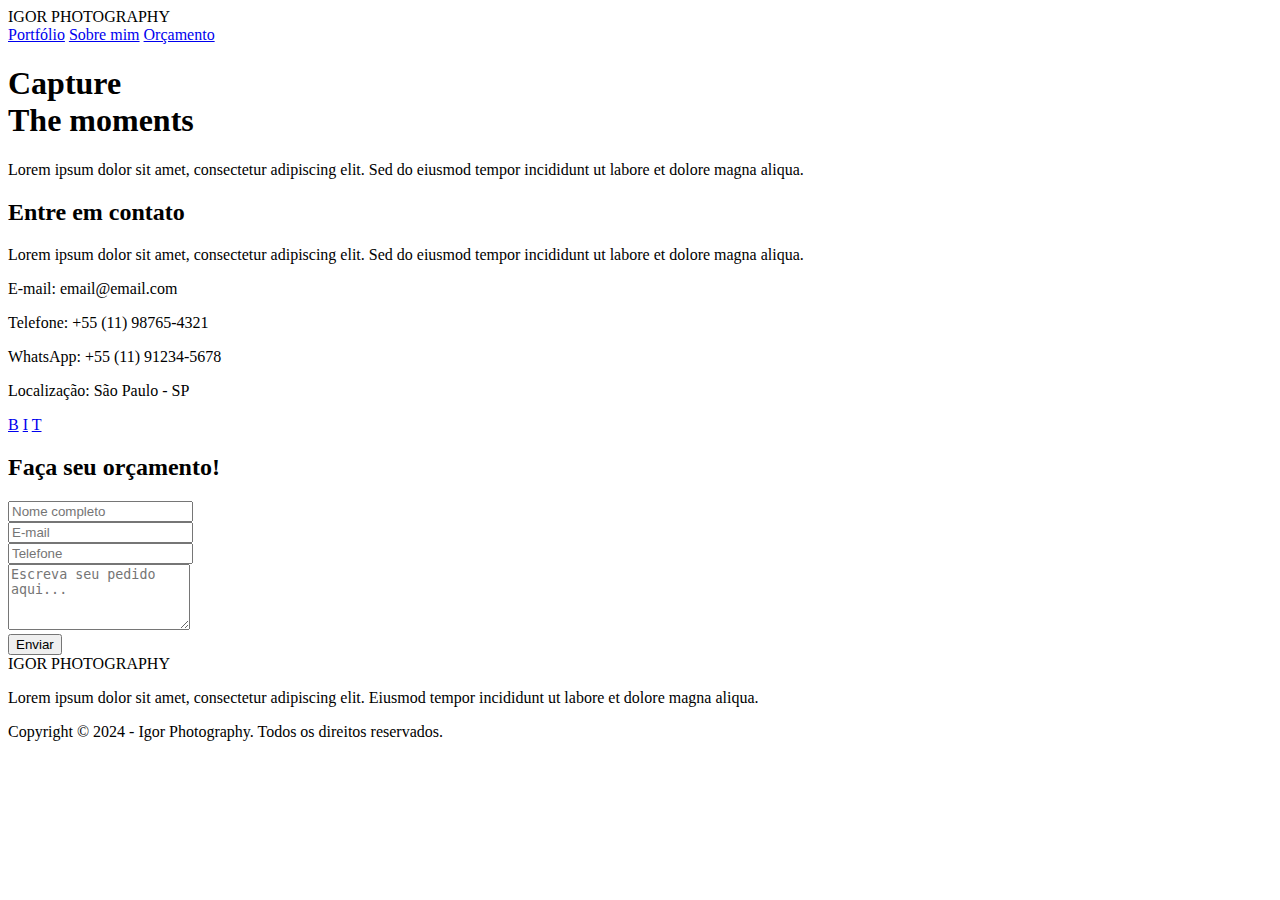
<file: orçamento.html>
<!DOCTYPE html>
<html lang="pt-br">
<head>
  <meta charset="UTF-8">
  <meta name="viewport" content="width=device-width, initial-scale=1.0">
  <title>Igor Photography</title>
</head>
<body>

<header>
  <div>IGOR PHOTOGRAPHY</div>
  <nav>
    <a href="#">Portfólio</a>
    <a href="#">Sobre mim</a>
    <a href="#">Orçamento</a>
  </nav>
</header>

<section>
    <div>
      <h1>Capture<br>The moments</h1>
      <p>Lorem ipsum dolor sit amet, consectetur adipiscing elit. Sed do eiusmod tempor incididunt ut labore et dolore magna aliqua.</p>
    </div>
  </section>

  <section>
    <div>
      <h2>Entre em contato</h2>
      <p>Lorem ipsum dolor sit amet, consectetur adipiscing elit. Sed do eiusmod tempor incididunt ut labore et dolore magna aliqua.</p>
      <p>E-mail: email@email.com</p>
      <p>Telefone: +55 (11) 98765-4321</p>
      <p>WhatsApp: +55 (11) 91234-5678</p>
      <p>Localização: São Paulo - SP</p>
      <div>
        <a href="#">B</a>
        <a href="#">I</a>
        <a href="#">T</a>
      </div>
    </div>
    <div>
      <h2>Faça seu orçamento!</h2>
      <form>
        <input type="text" placeholder="Nome completo"><br>
        <input type="email" placeholder="E-mail"><br>
        <input type="text" placeholder="Telefone"><br>
        <textarea rows="4" placeholder="Escreva seu pedido aqui..."></textarea><br>
        <button type="submit">Enviar</button>
      </form>
    </div>
  </section>

  <footer>
    <div>IGOR PHOTOGRAPHY</div>
    <p>Lorem ipsum dolor sit amet, consectetur adipiscing elit. Eiusmod tempor incididunt ut labore et dolore magna aliqua.</p>
    <p>Copyright © 2024 - Igor Photography. Todos os direitos reservados.</p>
  </footer>
  
  </body>
  </html>
</file>
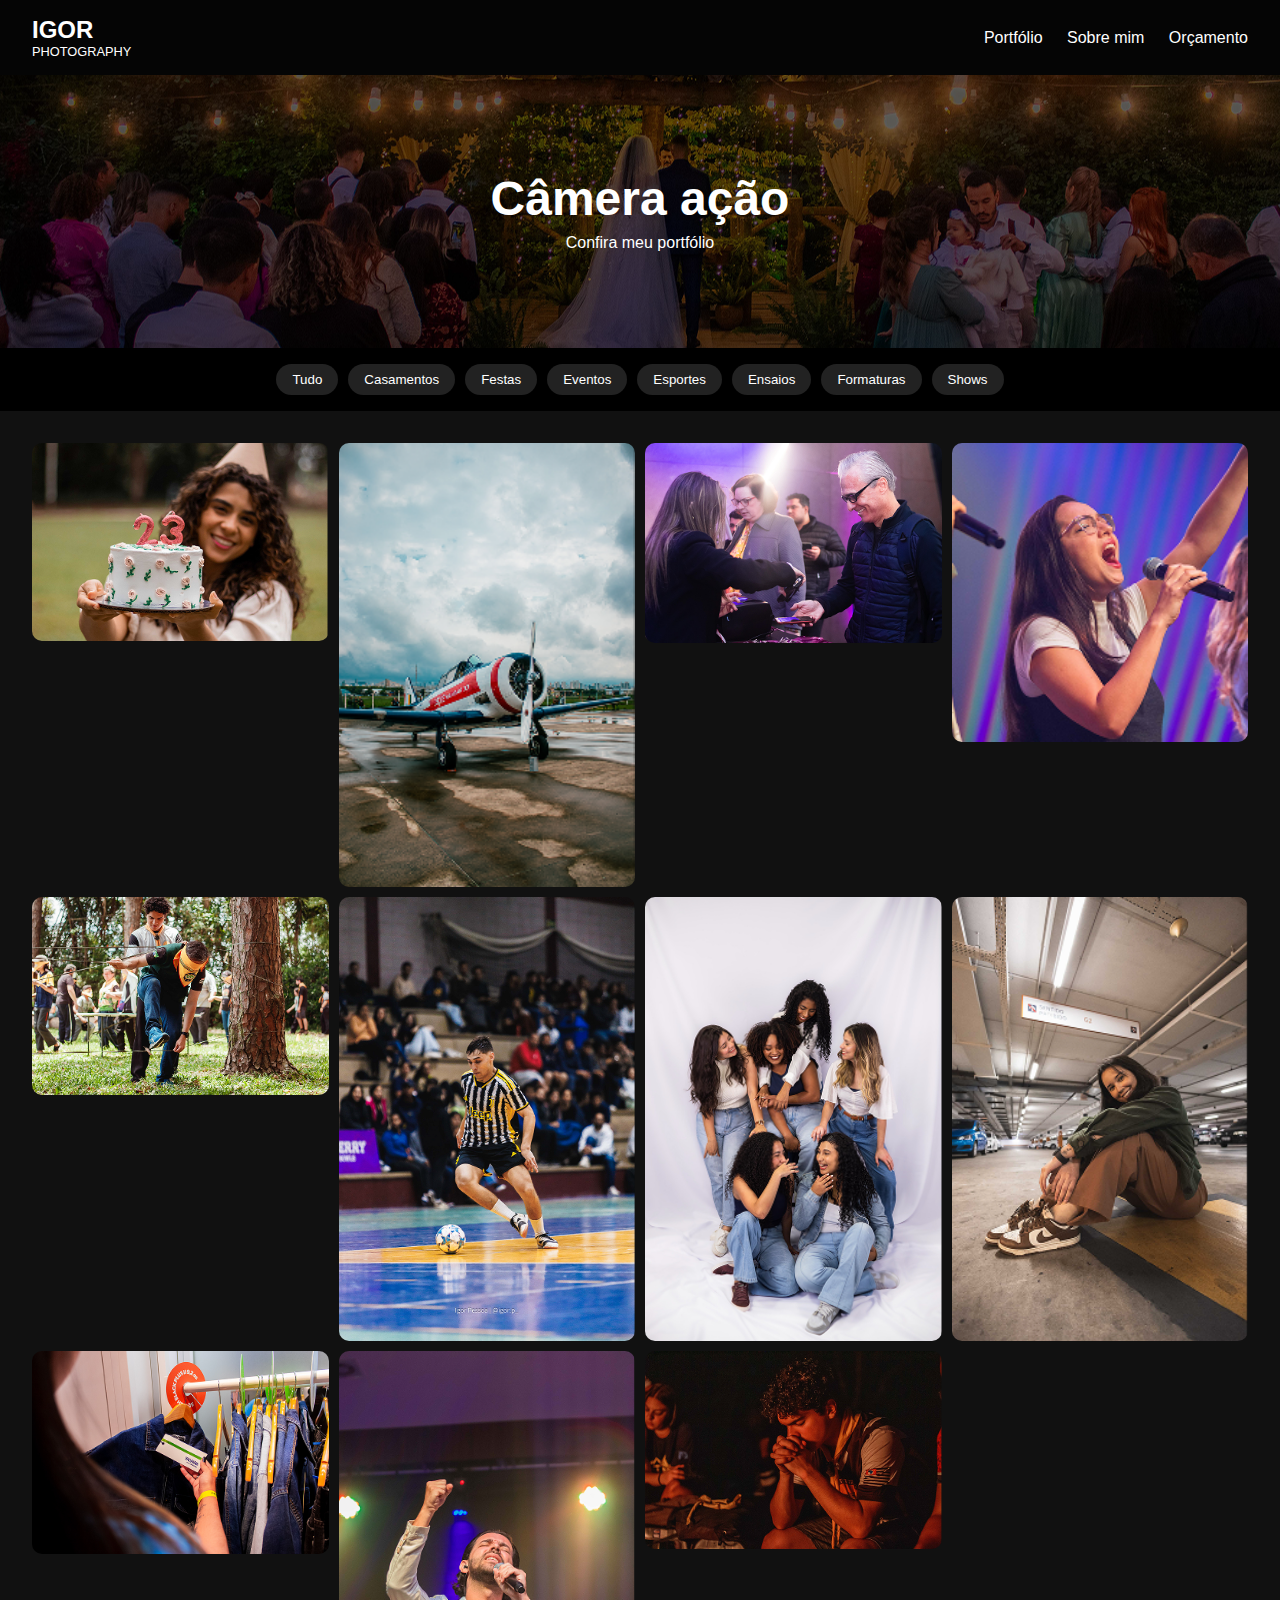
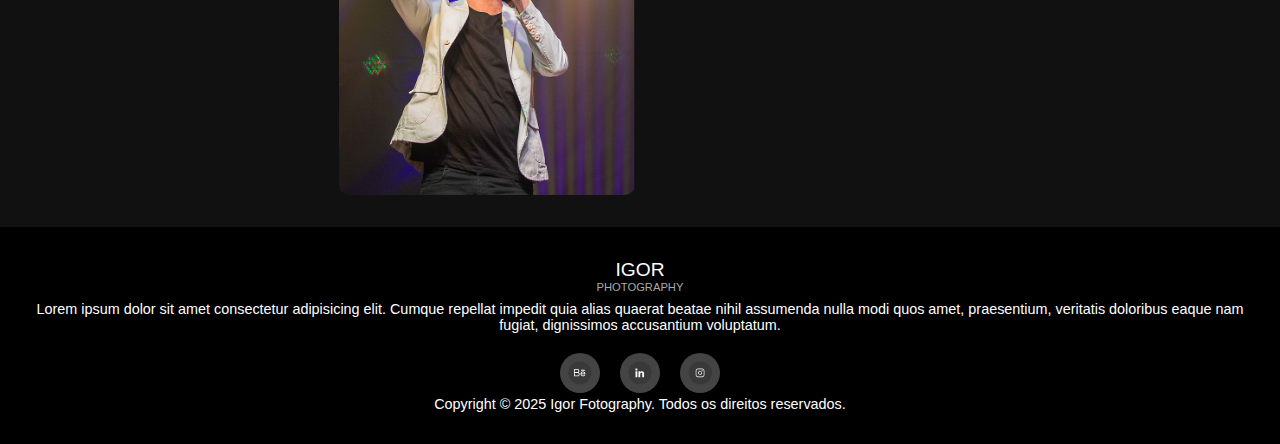
<file: portfolio.html>
<!DOCTYPE html>
<html lang="pt-BR">
<head>
  <meta charset="UTF-8" />
  <meta name="viewport" content="width=device-width, initial-scale=1.0" />
  <title>Igor Photography</title>
  <link rel="stylesheet" href="portfolio.css" />
</head>
<body>
  <header>
    <div class="navbar">
      <div class="logo">IGOR <span>PHOTOGRAPHY</span></div>
      <nav>
        <a href="#">Portfólio</a>
        <a href="#">Sobre mim</a>
        <a href="#">Orçamento</a>
      </nav>
    </div>
    <div class="hero">
      <h1>Câmera ação</h1>
      <p>Confira meu portfólio</p>
    </div>
  </header>

  <section class="filtros">
    <button>Tudo</button>
    <button>Casamentos</button>
    <button>Festas</button>
    <button>Eventos</button>
    <button>Esportes</button>
    <button>Ensaios</button>
    <button>Formaturas</button>
    <button>Shows</button>
  </section>

  <main class="galeria">
    <img src="./assets/images2/img1.png" alt="Foto 1" />
    <img src="./assets/images2/img2.png" alt="Foto 3" />
    <img src="./assets/images2/img3.png" alt="Foto 2" />
    <img src="./assets/images2/img4.png" alt="Foto 4" />
    <img src="./assets/images2/img5.png" alt="Foto 5" />
    <img src="./assets/images2/img7.png" alt="Foto 7" />
    <img src="./assets/images2/img8.png" alt="Foto 8" />
    <img src="./assets/images2/img9.png" alt="Foto 9" />
    <img src="./assets/images2/img10.png" alt="Foto 10" />
    <img src="./assets/images2/img11.png" alt="Foto 11" />
    <img src="./assets/images2/img12.png" alt="Foto 12" />
  </main>

  <footer>
    <div class="footer-logo">IGOR <span>PHOTOGRAPHY</span></div>
    <p>Lorem ipsum dolor sit amet consectetur adipisicing elit. Cumque repellat impedit quia alias quaerat beatae nihil assumenda nulla modi quos amet, praesentium, veritatis doloribus eaque nam fugiat, dignissimos accusantium voluptatum.</p>
    <div class="socials">
      <a href="#"><img src="./assets/svg/Behance.svg" alt="Behance"></a>
      <a href="#"><img src="./assets/svg/linkedin.svg" alt="linkedin"></a>
      <a href="#"><img src="./assets/svg/instagram.svg" alt="instagram"></a>
    </div>
    <p> Copyright &copy; 2025 Igor Fotography. Todos os direitos reservados.</p>
  </footer>
</body>
</html>
</file>
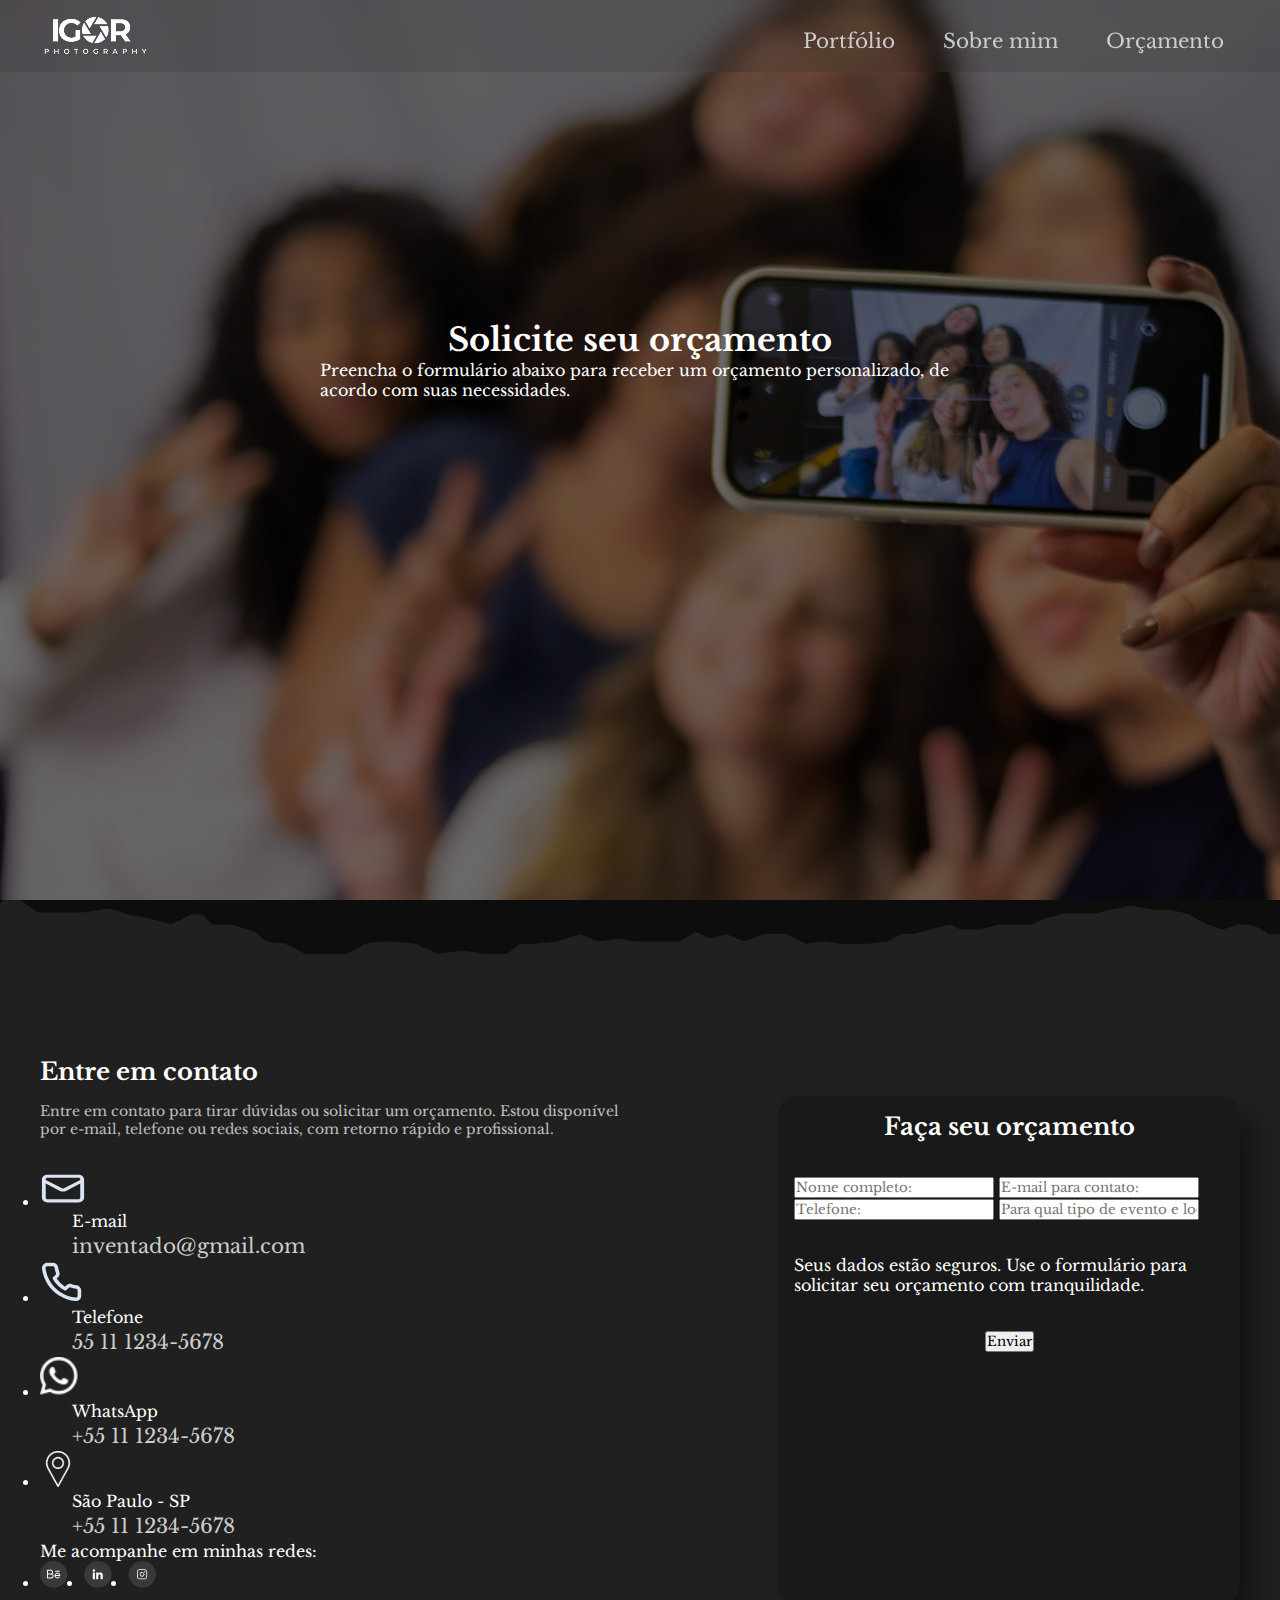
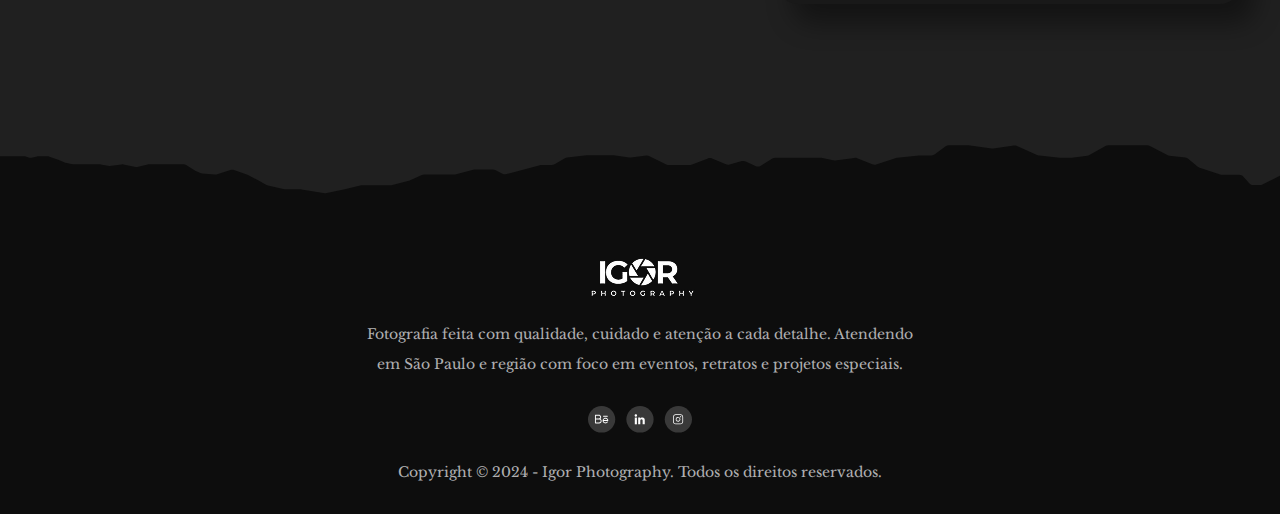
<file: Orcamento/orçamento.html>
<!DOCTYPE html>
<html lang="pt-br">
<head>
  <meta charset="UTF-8">
  <meta name="viewport" content="width=device-width, initial-scale=1.0">

  <link rel="stylesheet" href="../assets/styles/header.css">
  <link rel="stylesheet" href="../assets/styles/global.css">
  <link rel="stylesheet" href="../assets/styles/index.css">
  <link rel="stylesheet" href="../Orcamento/orcamento.css">

  <link href="https://fonts.googleapis.com/css2?family=Libre+Baskerville:ital,wght@0,400;0,700;1,400&display=swap" rel="stylesheet">

  <link rel="shortcut icon" href="./assets/images/Logo.png" type="image/x-icon">
  
  <title>Igor Photography</title>
</head>
<body>

<header >
  <a href="index.html"id="logo"><img src="../assets/images/Logo.png" alt="Logo do Igor"></a>
  <nav class="navBar">
    <ul>
      <li><a href="#portfolio">Portfólio</a></li>
      <li><a href="#sobreMim">Sobre mim</a></li>
      <li><a href="#orcamento">Orçamento</a></li>
    </ul>
  </nav>
</header>


<section class="inicio">
    <div class="inicio-text">
      <h1>Solicite seu orçamento</h1>
      <p>Preencha o formulário abaixo para receber um orçamento personalizado, de acordo com suas necessidades.</p>
    </div>
  </section>

  <section id="orcamento">
    <div class="contatoOrcamento">
      <div class="entreEmContato">
        <div class="textContato">
          <h2>Entre em contato</h2> 
          <p class="text">Entre em contato para tirar dúvidas ou solicitar um orçamento. Estou disponível por e-mail, telefone ou redes sociais, com retorno rápido e profissional.</p>
        </div>

        <div>
          <ul>
            <li>
              <img  src="../assets/svg/mail.svg" alt="Ícone de e-mail">
              <div class="ancoraContato">
                <p>E-mail</p>
                <a href=>inventado@gmail.com</a>
              </div>
            </li>

            <li>
              <img  src="../assets/svg/phone.svg" alt="Ícone de telefone">
              <div class="ancoraContato">
                <p>Telefone</p>
                <a href="#">55 11 1234-5678</a>
              </div>
            </li>

            <li>
              <img  src="../assets/svg/whatssap.svg" alt="Ícone do WhatsApp">
              <div class="ancoraContato">
                <p>WhatsApp</p>
                <a href="#">+55 11 1234-5678</a>
              </div>
            </li>
            
            <li>
              <img src="../assets/svg/localizacao.svg" alt="Ícone de localização">
              <div class="ancoraContato">
                <p>São Paulo - SP</p>
                <a href="#">+55 11 1234-5678</a>
              </div>
            </li>
          </ul>

          <div class="minhasRedes">
            <p>Me acompanhe em minhas redes:</p>
            <ul>
              <li><a href=""><img src="../assets/svg/Behance.svg" alt="Logo Behance"></a></li>
              <li><a href=""><img src="../assets/svg/linkedin.svg" alt="Logo LinkeDin"></a></li>
              <li><a href=""><img src="../assets/svg/instagram.svg" alt="Logo instagram"></a></li>
            </ul>
          </div>
        </div>
      </div>

      <div class="orcamentoContainer">
        <form class="seuOrcamento">
          <h2>Faça seu orçamento</h2>
          <div class="inputs">
            <input type="text" name="nome" placeholder="Nome completo:">
            <input type="email" name="e-mail" placeholder="E-mail para contato:">
            <input type="tel" name="telefone" placeholder="Telefone:">
            <input type="text" name="evento" placeholder="Para qual tipo de evento e local seria:">
          </div>
          <p>Seus dados estão seguros. Use o formulário para solicitar seu orçamento com tranquilidade.</p>
          <button>Enviar</button>
        </form>
      </div>
    </div>
  </section>

  <footer class="footer">  
    <img src="../assets/images//Logo.png" alt="Logo">
    <p>Fotografia feita com qualidade, cuidado e atenção a cada detalhe. Atendendo em São Paulo e região com foco em eventos, retratos e projetos especiais.</p>

    <ul class="redesSociais">
      <li><a href="#"><img src="../assets/svg/Behance.svg" alt="Logo do Behance"></a></li>
      <li><a href="#"><img src="../assets/svg/linkedin.svg" alt="Logo do linkedin"></a></li>
      <li><a href="#"><img src="../assets/svg/instagram.svg" alt="Logo do instagram"></a></li>
    </ul>

    <p>Copyright © 2024 - Igor Photography. Todos os direitos reservados.</p>
  </footer>
  
  </body>
  </html>
</file>
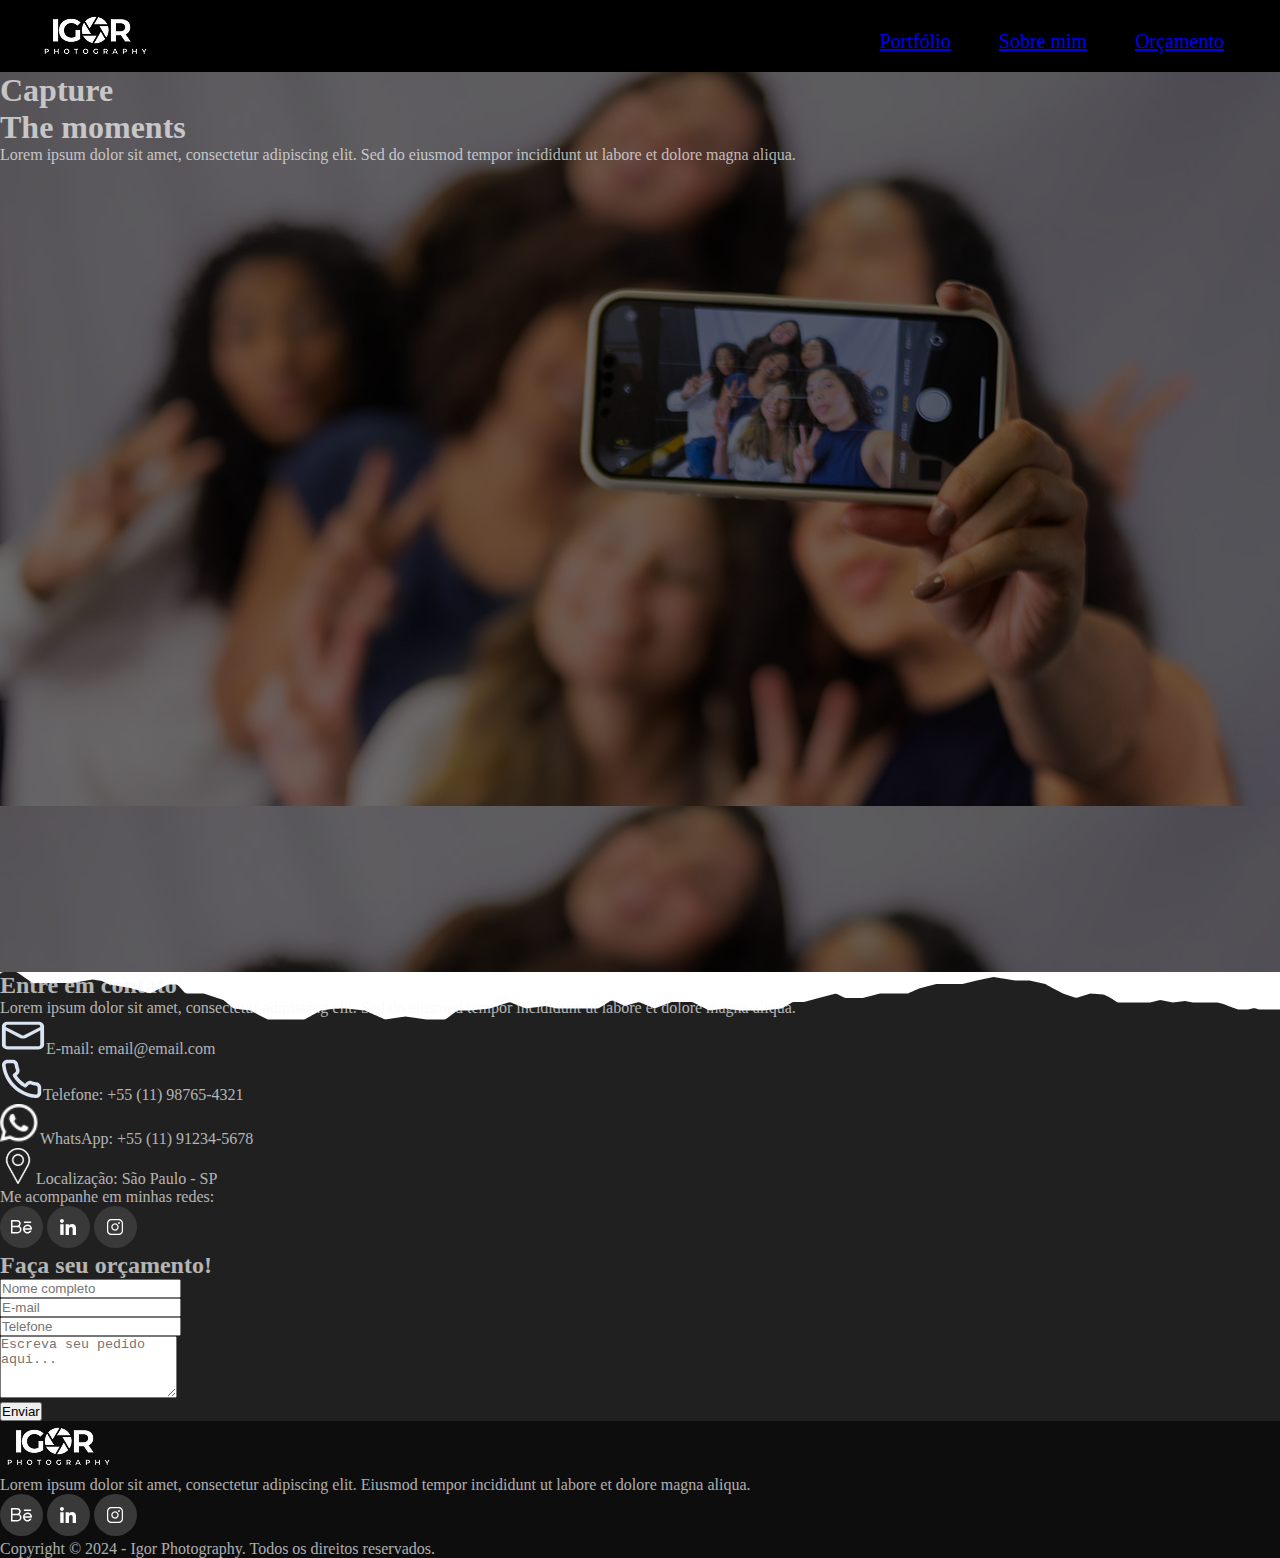
<file: orcamento_images/orçamento.html>
<!DOCTYPE html>
<html lang="pt-br">
<head>
  <meta charset="UTF-8">
  <meta name="viewport" content="width=device-width, initial-scale=1.0">
  <link rel="stylesheet" href="./orcamento.css">
  <title>Igor Photography</title>
</head>
<body>

<header>
  <a href=""id="logo"><img src="../orcamento_images/images_2/Logo.png" alt="Logo do Igor"></a>
  <nav class="navBar">
    <ul>
      <li><a href="#portfolio">Portfólio</a></li>
      <li><a href="#sobreMim">Sobre mim</a></li>
      <li><a href="#orcamento">Orçamento</a></li>
    </ul>
  </nav>
</header>


<section class="inicio">
    <div>
      <h1>Capture<br>The moments</h1>
      <p>Lorem ipsum dolor sit amet, consectetur adipiscing elit. Sed do eiusmod tempor incididunt ut labore et dolore magna aliqua.</p>
    </div>
  </section>

  <section class="orcamento">
    <div >
      <h2>Entre em contato</h2>
      <p>Lorem ipsum dolor sit amet, consectetur adipiscing elit. Sed do eiusmod tempor incididunt ut labore et dolore magna aliqua.</p>
      <ul>
        <li><img src="../images/mail.svg" alt="">E-mail: email@email.com</li>
        <li><img src="../images/phone.svg" alt="">Telefone: +55 (11) 98765-4321</li>
        <li><img src="../images/whatssap.svg" alt="">WhatsApp: +55 (11) 91234-5678</li>
        <li><img src="../images/localizacao.svg" alt="">Localização: São Paulo - SP</li>
    </ul>
      <div>
        <p>Me acompanhe em minhas redes:</p>
        <a href="#"><img src="../images/Behance.svg" alt="Logo do Behance"></a>
        <a href="#"><img src="../images/linkedin.svg" alt="Logo do linkedin"></a>
        <a href="#"><img src="../images/instagram.svg" alt="Logo do instagram"></a>
      </div>
    </div>
    <div>
      <h2>Faça seu orçamento!</h2>
      <form>
        <input type="text" placeholder="Nome completo"><br>
        <input type="email" placeholder="E-mail"><br>
        <input type="text" placeholder="Telefone"><br>
        <textarea rows="4" placeholder="Escreva seu pedido aqui..."></textarea><br>
        <button type="submit">Enviar</button>
      </form>
    </div>
  </section>

  <footer>
    <img src="../images/Logo.png" alt="Logo">
    <p>Lorem ipsum dolor sit amet, consectetur adipiscing elit. Eiusmod tempor incididunt ut labore et dolore magna aliqua.</p>

    <a href="#"><img src="../images/Behance.svg" alt="Logo do Behance"></a>
    <a href="#"><img src="../images/linkedin.svg" alt="Logo do linkedin"></a>
    <a href="#"><img src="../images/instagram.svg" alt="Logo do instagram"></a>

    <p>Copyright © 2024 - Igor Photography. Todos os direitos reservados.</p>
  </footer>
  
  </body>
  </html>
</file>
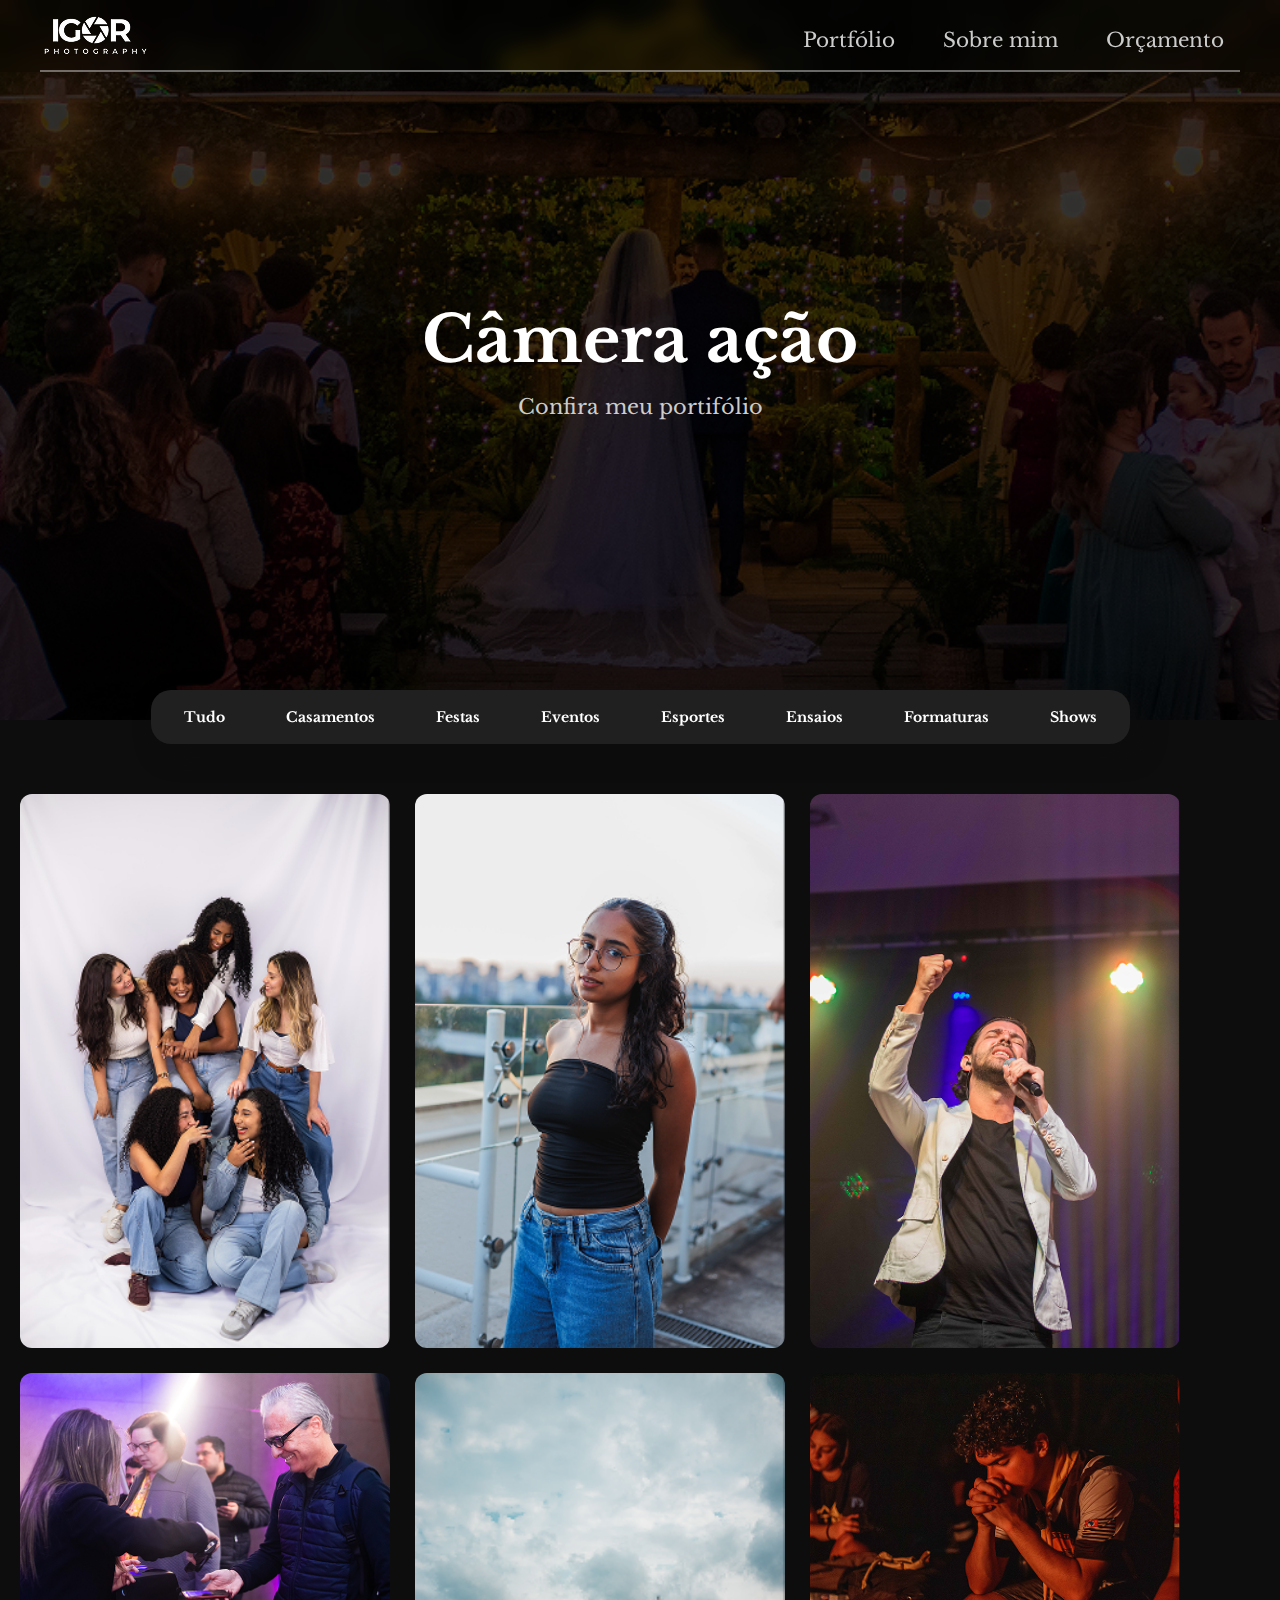
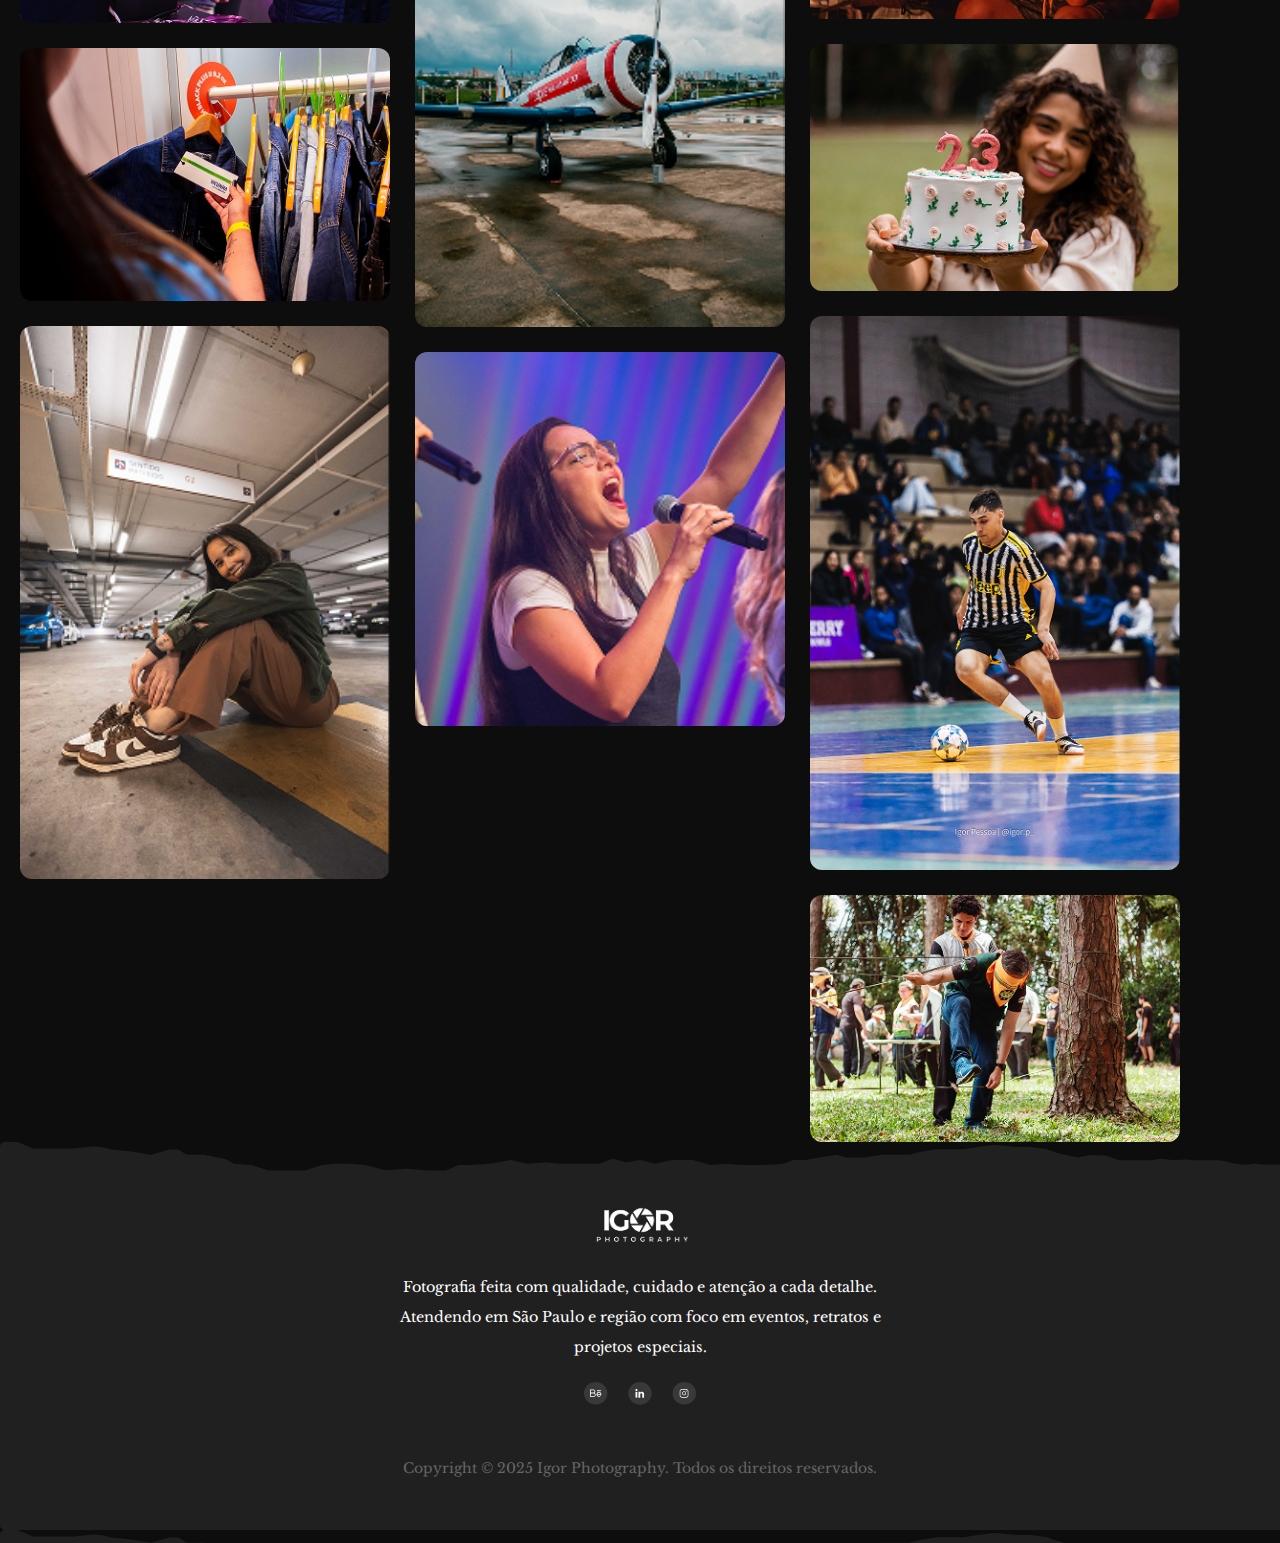
<file: Portfolio/portfolio.html>
<!DOCTYPE html>
<html lang="pt-BR">
<head>
  <meta charset="UTF-8" />
  <meta name="viewport" content="width=device-width, initial-scale=1.0" />
  <link rel="stylesheet" href="./portfolio.css" />
  <link rel="stylesheet" href="../assets/styles/header.css">
  <link rel="shortcut icon" href="../assets/images/favicon.png" type="image/x-icon">
  <link rel="stylesheet" href="../assets/styles/global.css">
  <link href="https://fonts.googleapis.com/css2?family=Libre+Baskerville:ital,wght@0,400;0,700;1,400&display=swap" rel="stylesheet">
  <title>Igor Photography</title>
</head>
<body>
  <header>
    <a href="../index.html" id="logo">
      <img src="../assets/images/Logo.png" alt="Logo do site">
    </a>
    <nav class="navBar">
        <ul>
          <li><a href="../index.html#portfolio">Portfólio</a></li>
          <li><a href="../index.html#about">Sobre mim</a></li>
          <li><a href="../index.html#contact">Orçamento</a></li>
        </ul>
    </nav>
    <div class="linha linhaHeader"></div>
  </header>

  
  <section class="hero">
    <img src="../assets/images/img14.png" alt="Foto Grande">
    <div class="hero--texto">
      <h1>Câmera ação</h1>
      <p>Confira meu portifólio</p>
    </div>
  </section>
  
  <nav class="filtros--fotos">
    <ul class="filtros">
      <li><a href="#">Tudo</a></li>
      <li><a href="#">Casamentos</a></li>
      <li><a href="#">Festas</a></li>
      <li><a href="#">Eventos</a></li>
      <li><a href="#">Esportes</a></li>
      <li><a href="#">Ensaios</a></li>
      <li><a href="#">Formaturas</a></li>
      <li><a href="#">Shows</a></li>
    </ul>
  </nav>
  
  <div class="galeria--fotos">
    <!-- imagens -->
  </div>
  <main>
    <div class="galeria--fotos">
      <img src="../assets/images/img8.png" alt="Foto 1" />
      <img src="../assets/images/img3.png" alt="Foto 2" />
      <img src="../assets/images/img10.png" alt="Foto 3" />
      <img src="../assets/images/img9.png" alt="Foto 4" />
      <img src="../assets/images/img6.png" alt="Foto 5" />
      <img src="../assets/images/img2.png" alt="Foto 6" />
      <img src="../assets/images/img4.png" alt="Foto 7" />
      <img src="../assets/images/img11.png" alt="8">
      <img src="../assets/images/img12.png" alt="Foto 9" />
      <img src="../assets/images/img1.png" alt="Foto 10" />
      <img src="../assets/images/img7.png" alt="Foto 11" />
      <img src="../assets/images/img5.png" alt="Foto 12" />
    </div>
  </main>

  <footer class="footer--container">
    <img src="../assets/images/Logo.png" alt="Logo do site Igor Photography">
    <p class="text">Fotografia feita com qualidade, cuidado e atenção a cada detalhe. Atendendo em São Paulo e região com foco em eventos, retratos e projetos especiais.</p>
      <ul class="redesSociais">
        <li><a href=""><img src="../assets/svg/Behance.svg" alt="Logo Behance"></a></li>
        <li><a href=""><img src="../assets/svg/linkedin.svg" alt="Logo LinkeDin"></a></li>
        <li><a href=""><img src="../assets/svg/instagram.svg" alt="Logo instagram"></a></li>
      </ul>
    <p>Copyright © 2025 Igor Photography. Todos os direitos reservados.</p>
  </footer>
</body>
</html>
</file>
<file: portfolio.css>
* {
    margin: 0;
    padding: 0;
    box-sizing: border-box;
  }
  
  body {
    font-family: Arial, sans-serif;
    background: #111;
    color: #fff;
  }
  
  .navbar {
    display: flex;
    justify-content: space-between;
    align-items: center;
    padding: 1rem 2rem;
    background: rgba(0, 0, 0, 0.7);
  }
  
  .logo {
    font-weight: bold;
    font-size: 1.5rem;
  }
  
  .logo span {
    font-weight: normal;
    font-size: 0.8rem;
    display: block;
  }
  
  nav a {
    color: #fff;
    margin-left: 20px;
    text-decoration: none;
  }
  
  .hero {
    background: url('images/img13.png') center/cover no-repeat;
    text-align: center;
    padding: 6rem 2rem;
  }
  
  .hero h1 {
    font-size: 3rem;
    margin-bottom: 0.5rem;
  }
  
  .filtros {
    display: flex;
    flex-wrap: wrap;
    justify-content: center;
    gap: 10px;
    padding: 1rem;
    background: #000;
  }
  
  .filtros button {
    background: #222;
    color: #fff;
    border: none;
    padding: 0.5rem 1rem;
    cursor: pointer;
    border-radius: 20px;
    transition: 0.3s;
  }
  
  .filtros button:hover {
    background: #555;
  }
  
  .galeria {
    display: grid;
    grid-template-columns: repeat(auto-fit, minmax(250px, 1fr));
    gap: 10px;
    padding: 2rem;
  }
  
  .galeria img {
    width: 100%;
    height: auto;
    border-radius: 10px;
  }
  
  footer {
    text-align: center;
    padding: 2rem;
    background: #000;
    font-size: 0.9rem;
  }
  
  .footer-logo {
    font-size: 1.2rem;
    margin-bottom: 0.5rem;
  }
  
  .footer-logo span {
    display: block;
    font-size: 0.7rem;
    color: #aaa;
  }
  
  .socials {
    display: flex;
    justify-content: center;
    gap: 20px;
    margin-top: 20px;
  }
  
  .socials a img {
    width: 40px;
    height: 40px;
    padding: 8px;
    border-radius: 50%;
    background-color: #444;
    transition: background-color 0.3s;
  }
  
  .socials a:hover img {
    background-color: #666;
  }
</file>
<file: assets/styles/header.css>
header {
  display: flex;
  position: fixed;
  padding: 0 2.5rem;
  flex-direction: column;
  width: 100%;
  background-color: rgba(11, 11, 11, 0.10);
  backdrop-filter: blur(10px);
  height: 4.5rem;
  z-index: 1000;
}

a {
  font: var(--paragrafo1);
  text-decoration: none;
  color: #CCCCCC;
}

#logo {
  position: absolute;
  left: 2.31rem;
  top: 0.625rem;
  height: 3.19rem;
  width: 7rem;
}

.navBar {
  display: flex;
  justify-content: flex-end;
  width: 100%;
  margin-bottom: 0.8125rem;
  padding-right: 1rem;
  height: 4.5rem;
  font-size: 1.25rem;
}

.navBar ul {
  padding-top: 1.4375rem;
  display: flex;
  gap: 3rem;
  list-style: none;
  align-items: center;
}

.navBar ul li {
  position: relative;
  display: inline-block;
}

.navBar ul li::after {
  content: '';
  position: absolute;
  bottom: 0;
  left: 0;
  height: 0.5px;
  width: 0;
  background-color: #CCCCCC; 
  transition: width 0.3s ease-in-out;
}

.navBar ul li:hover::after {
  width: 100%;
}

.linhaHeader {
  width: 100%;
  height: 0.1875rem;
  background: #FFFFFF;
  margin-top: -0.0625rem;
  opacity: 0.4;
}
</file>
<file: assets/styles/global.css>
@import url(header.css);

*{
  margin: 0;
  padding: 0;
  box-sizing: border-box;
}

:root {
  --bodyColor: #0D0D0D;
  --textColor: #F9F9FB;
  --textColor40: #f9f9fb67;
  --textColor70: #f9f9fbb4;
  --h4Color: #CCCCCC;
  --retangulo: #202020;


  --font-family: 'Libre Baskerville', sans-serif;
  --h1: 400 80px var(--font-family);
  --h2: 400 48px var(--font-family);
  --h4: 700 28px var(--font-family);
  --button: 400 18px var(--font-family);
  --paragrafo1: 400 20px/30px var(--font-family);
  --paragrafo1Bold: 700 20px var(--font-family);
  --paragrafo2:400 14px/30px var(--font-family) ;
  --paragrafo2Bold: 700 14px/30px var(--font-family);
  --subtitle: 400 14px/30px var(--font-family);
  --description: 400 10px/15px var(--font-family);
  --footerText: 400 11px/30px var(--font-family);
  --inputText: 400 12px  var(--font-family); 
  
  --mobile--paragrafo1Bold: 700 14px/30px var(--font-family);
}
</file>
<file: assets/styles/index.css>
@import url(global.css);
@import url(header.css);
@import url(/Home/sections.css);
</file>
<file: Orcamento/orcamento.css>
* {
    margin: 0;
    padding: 0;
    box-sizing: border-box;
    font-family: "Libre Baskerville", serif;
  }


  .navBar {
    display: flex;
    justify-content: flex-end;
    width: 100%;
    margin-bottom: 0.8125rem;
    padding-right: 1rem;
    height: 4.5rem;
    font-size: 1.25rem;
  }
  
  .inicio {
    background-image: url(../assets/images/image\ 53.png);
    height: 100vh;
    width: 100%;
    background-size: cover;
    background-repeat: no-repeat;
    color: white;
  }

  .inicio-text {
    display: flex;
    flex-direction: column;
    justify-content: center;
    align-items: center;
    padding: 20rem;
  }

  #orcamento {
    display: flex;
    align-items: center;
    justify-content: center;
    background-image: url(../assets/svg/Vectors.svg);
    background-size: cover;
    height: 100vh;
    color: white;
  }
  .orcamentoContainer {
    padding: 1rem;
    width: 28.875rem;
    height: 31.75rem;
    background-color: #191919;
    border-radius: 1.25rem;
    box-shadow: 15px 19px 25.9px 0px rgba(0, 0, 0, 0.40);
  }

  .seuOrcamento {
    display: flex;
    flex-direction: column;
    align-items: center;
    gap: 2.2rem;
  }

  .contatoOrcamento {
    display: flex;
    justify-content: space-between;
    width: 1200px;
  }

  .entreEmContato {
    display: flex;
    justify-content: center;
    flex-direction: column;
    gap: 2rem;
    width: 597px;
    height: 460px;
  }
  
  .textContato {
    display: flex;
    flex-direction: column;
    gap: 1rem;
  }

  .text {
    opacity: 70%;
    font-size: 14px;
  }

  .ancoraContato {
    padding-left: 2rem;
  }

  .minhasRedes {
    color: rgb(255, 255, 255);
  }
  
  .minhasRedes ul {
    display: flex;
    gap: 1rem;
  }
  
  .footer{
    color: rgb(0, 0, 0)
  }
</file>
<file: orcamento_images/orcamento.css>
*{
    padding: 0;
    margin: 0;
    box-sizing: border-box;
}

p, h1, h2, li{
    color: #F9F9FBB2;
}

.inicio{
    background-image: url(../orcamento_images/images_2/image\ 53.png);
    height: 100vh;
}

ul{
    list-style: none;

}

.orcamento{
    background-image: url(./images_2/Vectors.png);
    
    
}

footer{
    background-color: #0D0D0D;
}

header{
    display: flex;
    /* position: fixed; */
    padding: 0 2.5rem;
    flex-direction: column;
    width: 100%;
    background: black;
    /* background-color: rgba(11, 11, 11, 0.10); */
    /* backdrop-filter: blur(10px); */
    height: 4.5rem;
}

#logo{
    position: absolute;
    left: 2.31rem;
    top: 0.625rem;
    height: 3.19rem;
    width: 7rem;
}

.navBar{
    display: flex;
    justify-content: flex-end;
    width: 100%;
    margin-bottom: 0.8125rem;
    padding-right: 1rem;
    height: 4.5rem;
    font-size: 1.25rem;
}

.navBar ul{
    padding-top: 1.4375rem;
    display: flex;
    gap: 3rem;
    align-items: center;

}
</file>
<file: Portfolio/portfolio.css>
* {
    margin: 0;
    padding: 0;
    box-sizing: border-box;
  }
  
  body {
    font-family: 'Libre Baskerville', serif;
    background-color: var(--bodyColor);
    color: #fff;
  }
  

  /* HERO */
  .hero {
    position: relative;
    height: 80vh; 
    width: 100%;
    overflow: hidden;
    font: var (--h1);
  }
  
  .hero img {
    width: 100%;
    height: 100%;
    object-fit: cover;
    filter: brightness(55%);
  }
  
  .hero--texto {
    position: absolute;
    top: 50%;
    left: 50%;
    transform: translate(-50%, -50%);
    text-align: center;
    animation: fadeIn 1s ease forwards;
  }
  
  .hero--texto h1 {
    font-size: 4rem;
    font-weight: 700;
    margin-bottom: 15px;
  }
  
  .hero--texto p {
    font-size: 1.3rem;
    color: #ccc;
  }
  
  /* FILTROS */
  .filtros--fotos {
    display: flex;
    justify-content: center;
    margin-top: -30px; 
    margin-bottom: 50px;
    position: relative;
    z-index: 10;
    text-align: center; 
}

.filtros {
    list-style: none;
    background: var(--retangulo);
    padding: 12px 15px;
    border-radius: 20px;
    box-shadow: 10px 10px 25px var(--bodyColor); 
    display: flex;
    justify-content: center;
    gap: 25px;
    backdrop-filter: blur(5px);
}

.filtros li a {
    text-decoration: none;
    color: #fff;
    padding: 10px 18px;
    border-radius: 12px;
    position: relative;
    transition: all 0.3s ease;
    font: var(--mobile--paragrafo1Bold)
}

.filtros li a::after {
    content: "";
    position: absolute;
    left: 0;
    bottom: 0;
    width: 0;
    height: 2px;
    background-color: #fff; 
    transition: width 0.3s ease;
}

.filtros li a:hover::after {
    width: 100%;
}

.galeria--fotos {
    column-count: 3;  
    column-gap: 25px; 
    max-width: 1200px;
    margin: 0 auto px;
    padding: 0 20px;
}

.galeria--fotos img {
    width: 100%;
    display: block;
    margin-bottom: 25px;
    border-radius: 12px;
    object-fit: cover;
    transition: transform 0.3s ease, box-shadow 0.3s ease;
}

.galeria--fotos img:hover {
    transform: scale(1.05);
    box-shadow: 0 10px 20px var(--bodyColor);
}
  

  /* FOOTER */
  .footer--container {
    background: url(../assets/svg/Vector\ 2.svg);
    text-align: center;
    padding: 60px 20px;
  }
  
  .footer--container img {
    width: 100px;
    margin-bottom: 20px;
  }
  
  .footer--container p.text {
    max-width: 500px;
    margin: 0 auto 20px;
    font-size: 0.9rem;
    color: var(----textColor70);
  }
  
  .footer--container ul {
    list-style: none;
    display: flex;
    justify-content: center;
    gap: 20px;
    margin: 20px 0;
  }
  
  .footer--container ul li a img {
    width: 24px;
    transition: opacity 0.3s;
  }
  
  .footer--container ul li a img:hover {
    opacity: 0.7;
  }
  
  .footer--container p {
    font-size: 0.8rem;
    color: #666;
    margin-top: 20px;
    font: var(--subtitle)
  }
  
  /* ANIMAÇÕES */
  @keyframes fadeIn {
    0% {opacity: 0; transform: translate(-50%, -60%);}
    100% {opacity: 1; transform: translate(-50%, -50%);}
  }
  
  @keyframes fadeInUp {
    0% {opacity: 0; transform: translateY(30px);}
    100% {opacity: 1; transform: translateY(0);}
  }
  
  /* RESPONSIVO */
  @media (max-width: 1024px) {
    .galeria--fotos {
      grid-template-columns: repeat(2, 1fr);
    }
  
    .hero--texto h1 {
      font-size: 3rem;
    }
  }
  
  @media (max-width: 600px) {
    .portfolio--header {
      flex-direction: column;
      align-items: flex-start;
      padding: 20px;
    }
  
    .navBar ul {
      flex-direction: column;
      gap: 10px;
    }
  
    .filtros {
      flex-wrap: wrap;
      justify-content: center;
    }
  
    .galeria--fotos {
      grid-template-columns: 1fr;
    }
  }


  @media (max-width: 900px) {
    .galeria--fotos {
        column-count: 2;
    }
}

@media (max-width: 600px) {
    .galeria--fotos {
        column-count: 1;
    }
}
</file>
